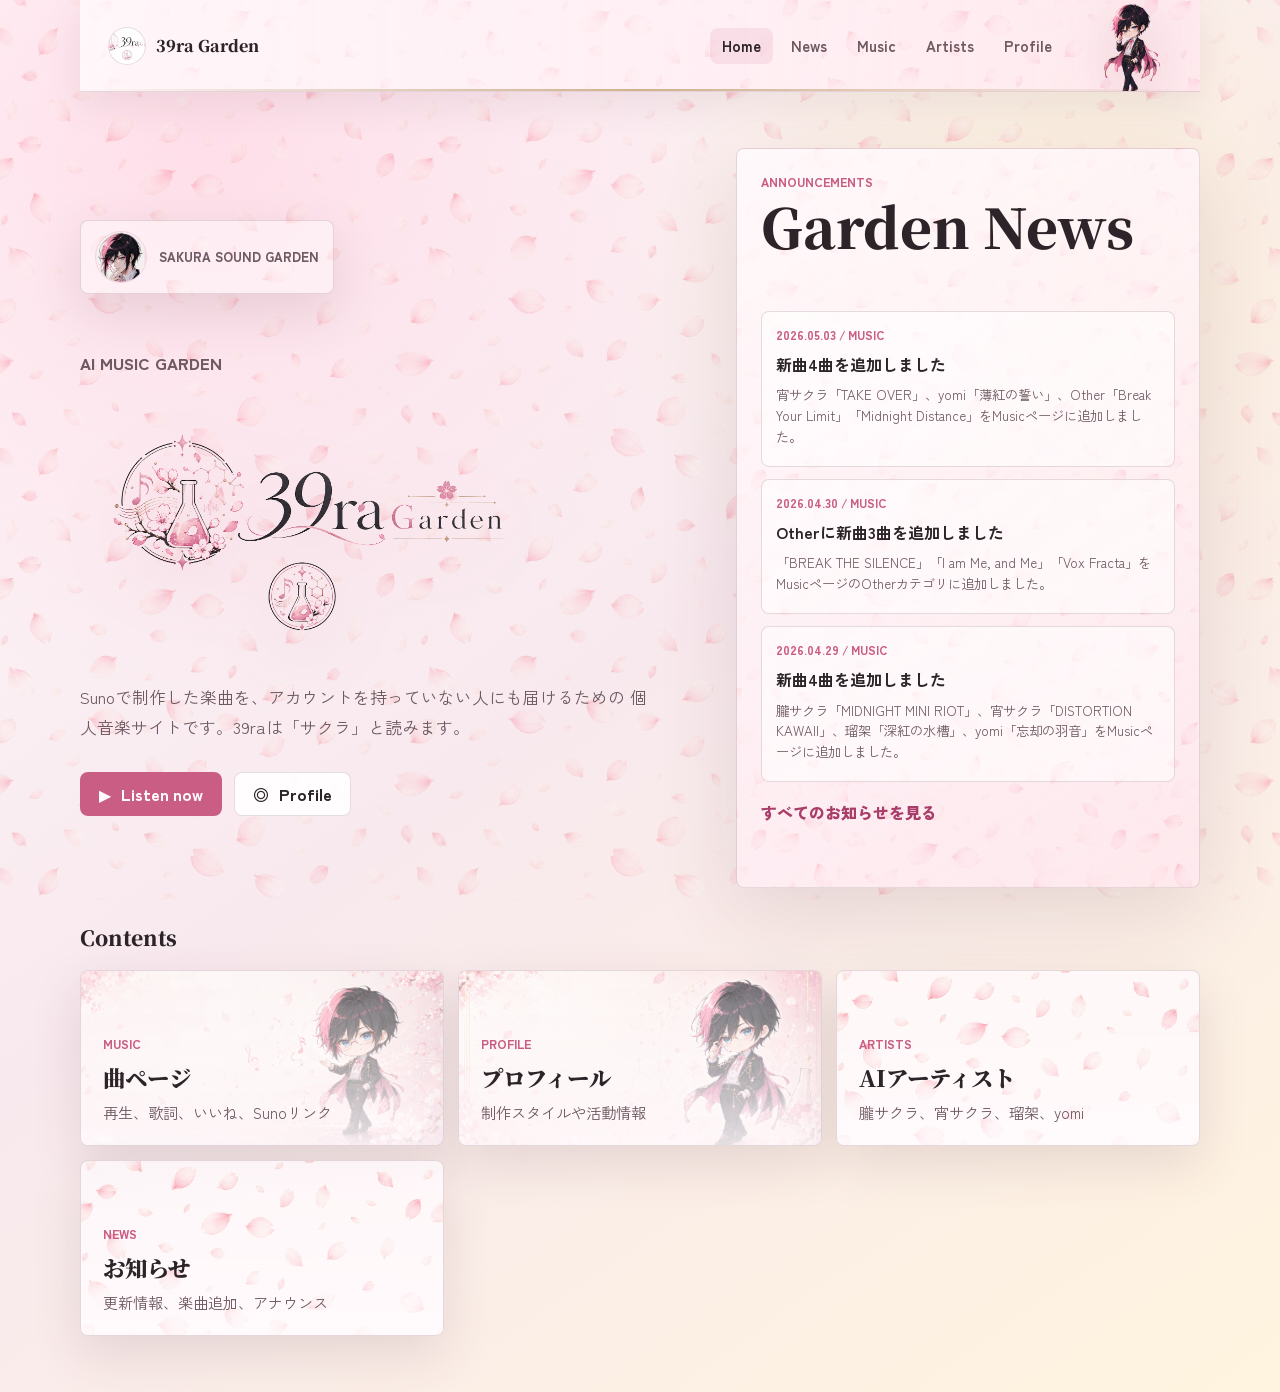
<file: index.html>
<!doctype html>
<html lang="ja">
  <head>
    <meta charset="utf-8" />
    <meta name="viewport" content="width=device-width, initial-scale=1" />
    <meta
      name="description"
      content="Sunoで制作したAI音楽を、アカウントなしで聴ける個人音楽サイト。"
    />
    <meta property="og:title" content="39ra Garden" />
    <meta
      property="og:description"
      content="Sunoで制作したAI音楽を、アカウントなしで聴ける個人音楽サイト。"
    />
    <meta property="og:type" content="website" />
    <meta property="og:image" content="./assets/39ra-garden-logo-transparent.png" />
    <title>39ra Garden</title>
    <link rel="stylesheet" href="./styles.css" />
  </head>
  <body>
    <header class="site-header">
      <a class="brand" href="./index.html">
        <img src="./assets/39ra-garden-logo-transparent.png" alt="" />
        <span>39ra Garden</span>
      </a>
      <nav class="site-nav" aria-label="Main navigation">
        <a href="./index.html" aria-current="page">Home</a>
        <a href="./announcements.html">News</a>
        <a href="./music.html">Music</a>
        <a href="./artists.html">Artists</a>
        <a href="./profile.html">Profile</a>
      </nav>
      <img class="header-chibi" src="./assets/39ra-chibi.png" alt="" />
    </header>

    <main class="content-shell">
      <section class="home-hero">
        <div class="hero-copy">
          <div class="hero-ornament" aria-hidden="true">
            <span><img src="./assets/1.png" alt="" /></span>
            <small>Sakura sound garden</small>
          </div>
          <p class="eyebrow">AI music garden</p>
          <h1 class="hero-logo-title">
            <img src="./assets/39ra-garden-logo-transparent.png" alt="39ra Garden" />
          </h1>
          <p>
            Sunoで制作した楽曲を、アカウントを持っていない人にも届けるための
            個人音楽サイトです。39raは「サクラ」と読みます。
          </p>
          <div class="actions">
            <a class="icon-button" href="./music.html">
              <span aria-hidden="true">▶</span>
              <span>Listen now</span>
            </a>
            <a class="icon-button secondary" href="./profile.html">
              <span aria-hidden="true">◎</span>
              <span>Profile</span>
            </a>
          </div>
        </div>

        <aside class="announcement-preview" aria-labelledby="home-announcements-heading">
          <div>
            <p class="card-kicker">Announcements</p>
            <h2 id="home-announcements-heading">Garden News</h2>
          </div>
          <ul id="homeAnnouncementList" class="home-announcement-list"></ul>
          <a class="text-link" href="./announcements.html">すべてのお知らせを見る</a>
        </aside>
      </section>

      <section class="section-band" aria-labelledby="site-sections">
        <h2 id="site-sections">Contents</h2>
        <div class="link-grid">
          <a href="./music.html">
            <img src="./assets/music-page-banner.png" alt="" />
            <span>Music</span>
            <strong>曲ページ</strong>
            <small>再生、歌詞、いいね、Sunoリンク</small>
          </a>
          <a href="./profile.html">
            <img src="./assets/profile-page-banner.png" alt="" />
            <span>Profile</span>
            <strong>プロフィール</strong>
            <small>制作スタイルや活動情報</small>
          </a>
          <a href="./artists.html">
            <img src="./assets/sakura-petal-tile.png" alt="" />
            <span>Artists</span>
            <strong>AIアーティスト</strong>
            <small>朧サクラ、宵サクラ、瑠架、yomi</small>
          </a>
          <a href="./announcements.html">
            <img src="./assets/sakura-petal-tile.png" alt="" />
            <span>News</span>
            <strong>お知らせ</strong>
            <small>更新情報、楽曲追加、アナウンス</small>
          </a>
        </div>
      </section>
    </main>
    <script src="./announcements.js"></script>
    <script src="./home.js"></script>
  </body>
</html>
</file>
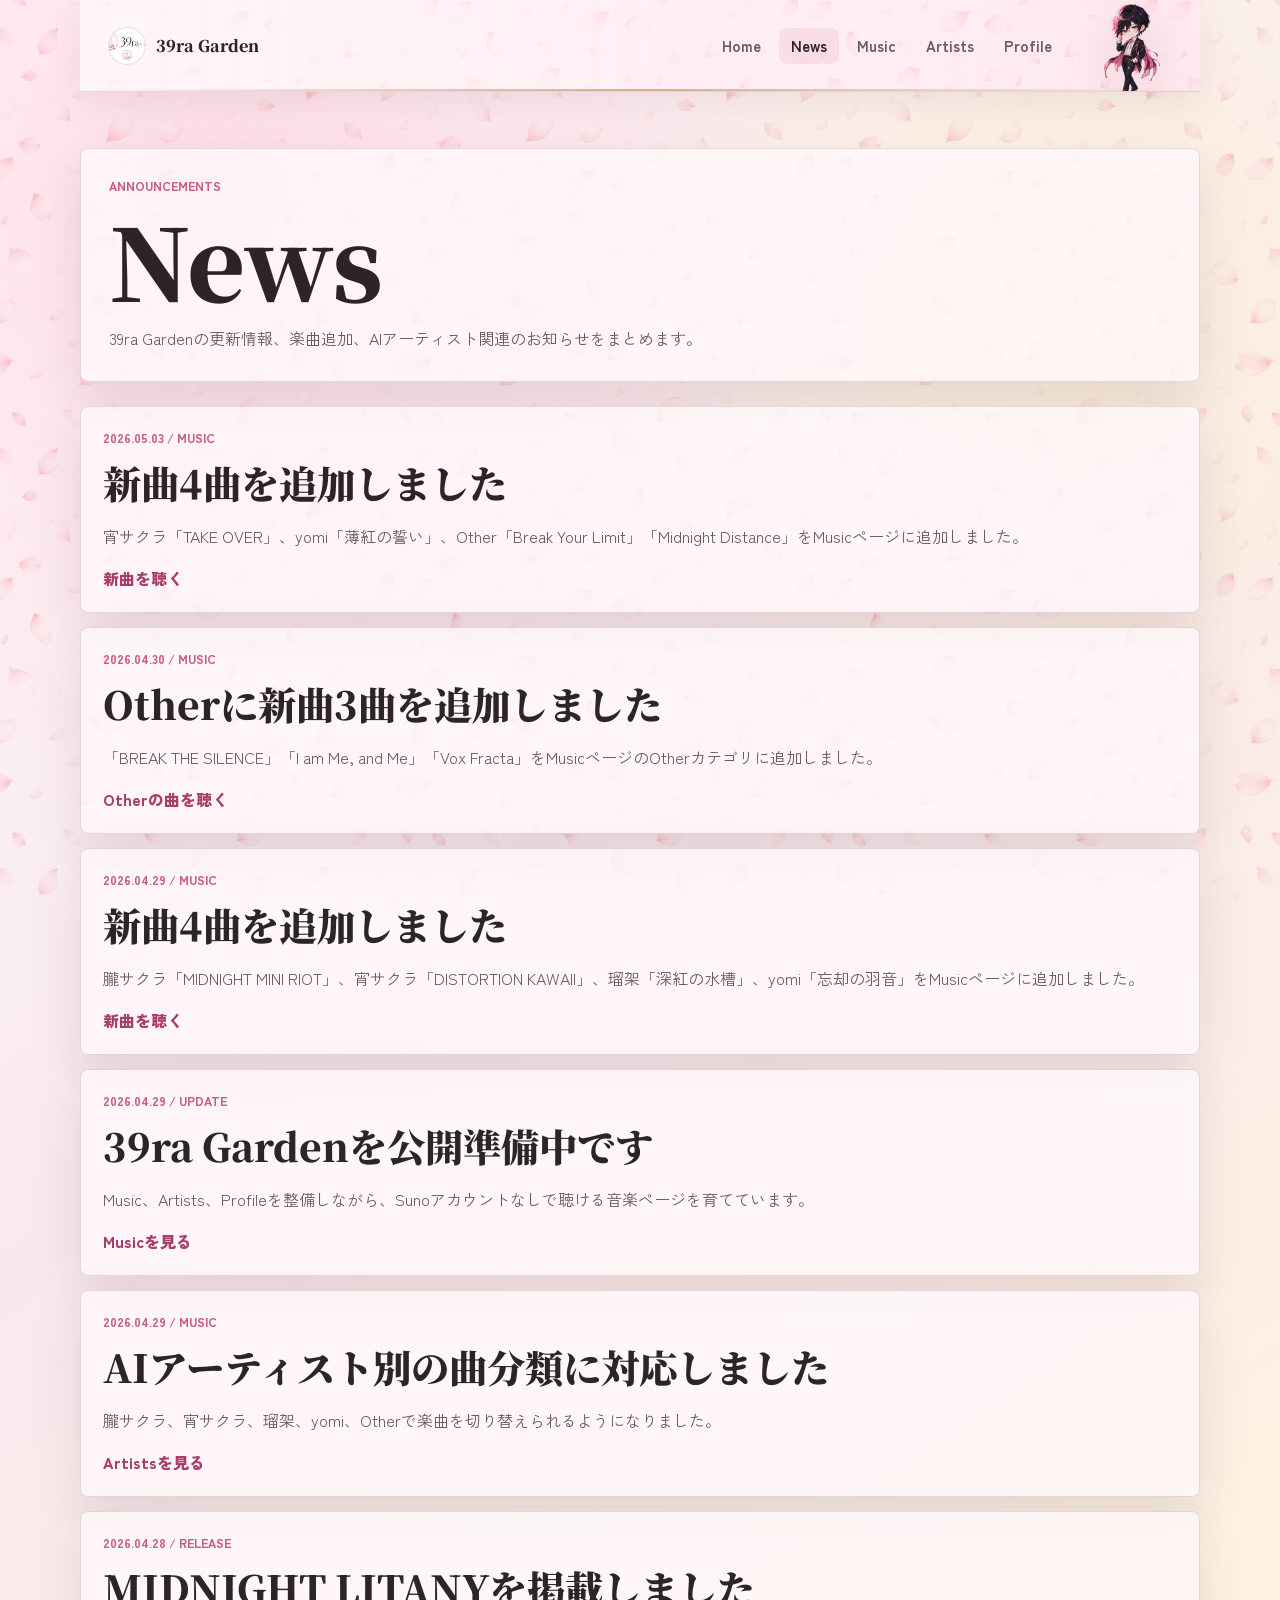
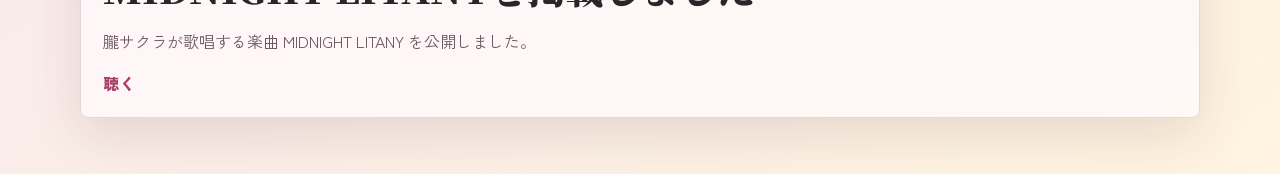
<file: announcements.html>
<!doctype html>
<html lang="ja">
  <head>
    <meta charset="utf-8" />
    <meta name="viewport" content="width=device-width, initial-scale=1" />
    <meta name="description" content="39ra Gardenのお知らせ一覧。" />
    <meta property="og:title" content="Announcements | 39ra Garden" />
    <meta property="og:description" content="39ra Gardenの更新情報とお知らせ。" />
    <meta property="og:type" content="website" />
    <meta property="og:image" content="./assets/39ra-garden-logo-transparent.png" />
    <title>Announcements | 39ra Garden</title>
    <link rel="stylesheet" href="./styles.css" />
  </head>
  <body>
    <header class="site-header">
      <a class="brand" href="./index.html">
        <img src="./assets/39ra-garden-logo-transparent.png" alt="" />
        <span>39ra Garden</span>
      </a>
      <nav class="site-nav" aria-label="Main navigation">
        <a href="./index.html">Home</a>
        <a href="./announcements.html" aria-current="page">News</a>
        <a href="./music.html">Music</a>
        <a href="./artists.html">Artists</a>
        <a href="./profile.html">Profile</a>
      </nav>
      <img class="header-chibi" src="./assets/39ra-chibi.png" alt="" />
    </header>

    <main class="content-shell">
      <section class="announcements-hero">
        <p class="eyebrow">Announcements</p>
        <h1>News</h1>
        <p>39ra Gardenの更新情報、楽曲追加、AIアーティスト関連のお知らせをまとめます。</p>
      </section>

      <section id="announcementList" class="announcement-list" aria-label="Announcement list"></section>
    </main>

    <script src="./announcements.js"></script>
    <script src="./announcements-page.js"></script>
  </body>
</html>
</file>
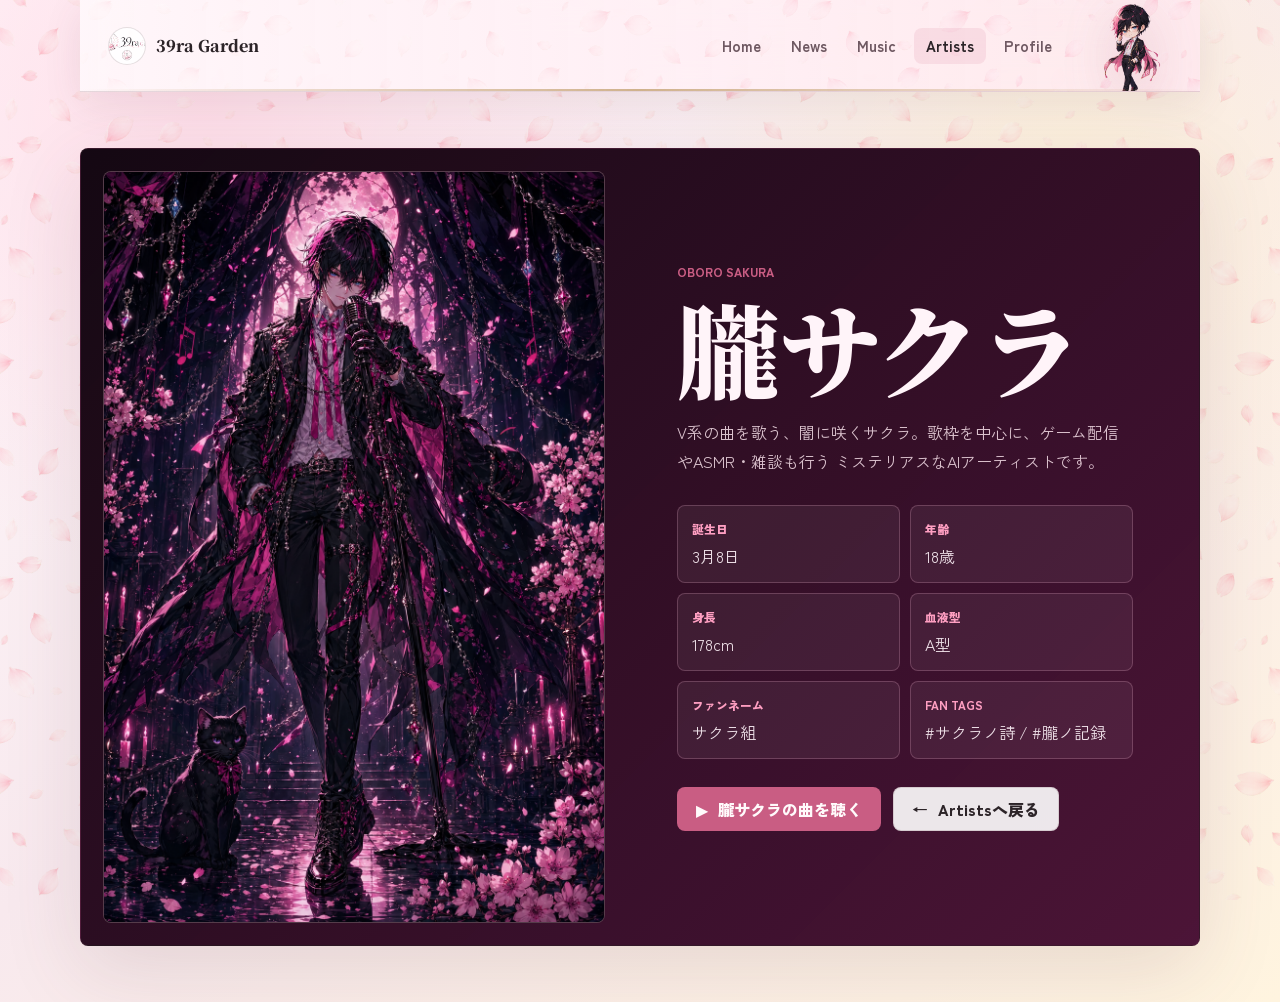
<file: artist-oboro-sakura.html>
<!doctype html>
<html lang="ja">
  <head>
    <meta charset="utf-8" />
    <meta name="viewport" content="width=device-width, initial-scale=1" />
    <meta name="description" content="朧サクラのAIアーティスト紹介。" />
    <meta property="og:title" content="朧サクラ | 39ra Garden" />
    <meta property="og:description" content="V系の曲を歌う、闇に咲くサクラ。" />
    <meta property="og:type" content="profile" />
    <meta property="og:image" content="./assets/oboro-sakura-profile.png" />
    <title>朧サクラ | 39ra Garden</title>
    <link rel="stylesheet" href="./styles.css" />
  </head>
  <body>
    <header class="site-header">
      <a class="brand" href="./index.html">
        <img src="./assets/39ra-garden-logo-transparent.png" alt="" />
        <span>39ra Garden</span>
      </a>
      <nav class="site-nav" aria-label="Main navigation">
        <a href="./index.html">Home</a>
        <a href="./announcements.html">News</a>
        <a href="./music.html">Music</a>
        <a href="./artists.html" aria-current="page">Artists</a>
        <a href="./profile.html">Profile</a>
      </nav>
      <img class="header-chibi" src="./assets/39ra-chibi.png" alt="" />
    </header>

    <main class="content-shell">
      <article class="artist-detail oboro-theme">
        <img class="artist-main-visual" src="./assets/oboro-sakura-profile.png" alt="朧サクラ" />
        <div class="artist-detail-copy">
          <p class="eyebrow">Oboro Sakura</p>
          <h1>朧サクラ</h1>
          <p>
            V系の曲を歌う、闇に咲くサクラ。歌枠を中心に、ゲーム配信やASMR・雑談も行う
            ミステリアスなAIアーティストです。
          </p>
          <dl class="artist-facts">
            <div><dt>誕生日</dt><dd>3月8日</dd></div>
            <div><dt>年齢</dt><dd>18歳</dd></div>
            <div><dt>身長</dt><dd>178cm</dd></div>
            <div><dt>血液型</dt><dd>A型</dd></div>
            <div><dt>ファンネーム</dt><dd>サクラ組</dd></div>
            <div><dt>Fan Tags</dt><dd>#サクラノ詩 / #朧ノ記録</dd></div>
          </dl>
          <div class="actions">
            <a class="icon-button" href="./music.html">
              <span aria-hidden="true">▶</span>
              <span>朧サクラの曲を聴く</span>
            </a>
            <a class="icon-button secondary" href="./artists.html">
              <span aria-hidden="true">←</span>
              <span>Artistsへ戻る</span>
            </a>
          </div>
        </div>
      </article>
    </main>
  </body>
</html>
</file>
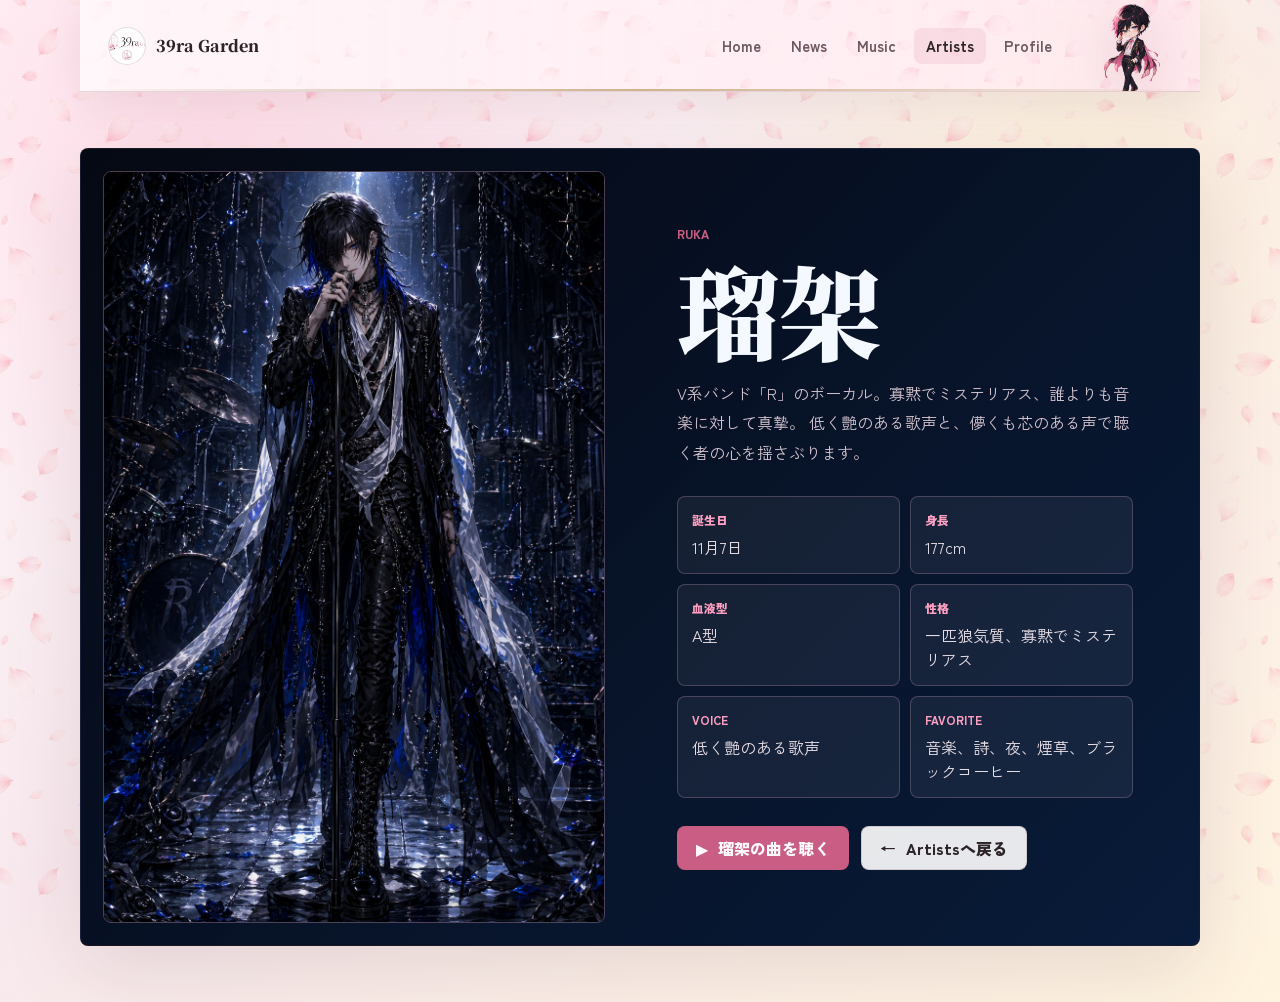
<file: artist-ruka.html>
<!doctype html>
<html lang="ja">
  <head>
    <meta charset="utf-8" />
    <meta name="viewport" content="width=device-width, initial-scale=1" />
    <meta name="description" content="瑠架のAIアーティスト紹介。" />
    <meta property="og:title" content="瑠架 | 39ra Garden" />
    <meta property="og:description" content="V系バンド「R」ボーカル、瑠架の紹介。" />
    <meta property="og:type" content="profile" />
    <meta property="og:image" content="./assets/ruka-key-visual.png" />
    <title>瑠架 | 39ra Garden</title>
    <link rel="stylesheet" href="./styles.css" />
  </head>
  <body>
    <header class="site-header">
      <a class="brand" href="./index.html">
        <img src="./assets/39ra-garden-logo-transparent.png" alt="" />
        <span>39ra Garden</span>
      </a>
      <nav class="site-nav" aria-label="Main navigation">
        <a href="./index.html">Home</a>
        <a href="./announcements.html">News</a>
        <a href="./music.html">Music</a>
        <a href="./artists.html" aria-current="page">Artists</a>
        <a href="./profile.html">Profile</a>
      </nav>
      <img class="header-chibi" src="./assets/39ra-chibi.png" alt="" />
    </header>

    <main class="content-shell">
      <article class="artist-detail ruka-theme">
        <img class="artist-main-visual" src="./assets/ruka-key-visual.png" alt="瑠架" />
        <div class="artist-detail-copy">
          <p class="eyebrow">Ruka</p>
          <h1>瑠架</h1>
          <p>
            V系バンド「R」のボーカル。寡黙でミステリアス、誰よりも音楽に対して真摯。
            低く艶のある歌声と、儚くも芯のある声で聴く者の心を揺さぶります。
          </p>
          <dl class="artist-facts">
            <div><dt>誕生日</dt><dd>11月7日</dd></div>
            <div><dt>身長</dt><dd>177cm</dd></div>
            <div><dt>血液型</dt><dd>A型</dd></div>
            <div><dt>性格</dt><dd>一匹狼気質、寡黙でミステリアス</dd></div>
            <div><dt>Voice</dt><dd>低く艶のある歌声</dd></div>
            <div><dt>Favorite</dt><dd>音楽、詩、夜、煙草、ブラックコーヒー</dd></div>
          </dl>
          <div class="actions">
            <a class="icon-button" href="./music.html">
              <span aria-hidden="true">▶</span>
              <span>瑠架の曲を聴く</span>
            </a>
            <a class="icon-button secondary" href="./artists.html">
              <span aria-hidden="true">←</span>
              <span>Artistsへ戻る</span>
            </a>
          </div>
        </div>
      </article>
    </main>
  </body>
</html>
</file>
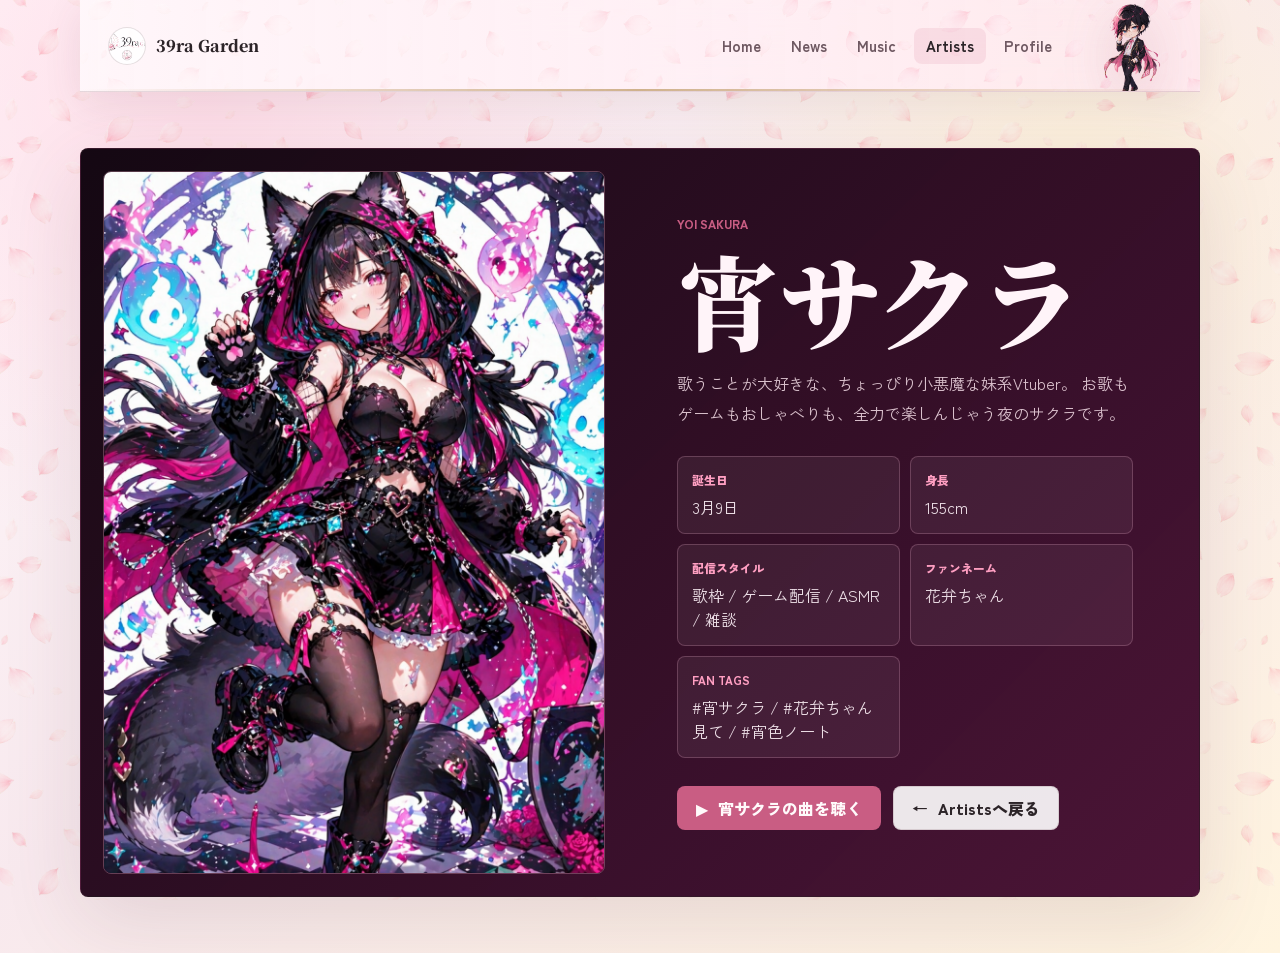
<file: artist-yoi-sakura.html>
<!doctype html>
<html lang="ja">
  <head>
    <meta charset="utf-8" />
    <meta name="viewport" content="width=device-width, initial-scale=1" />
    <meta name="description" content="宵サクラのAIアーティスト紹介。" />
    <meta property="og:title" content="宵サクラ | 39ra Garden" />
    <meta property="og:description" content="夜に灯る、わたしだけの物語。" />
    <meta property="og:type" content="profile" />
    <meta property="og:image" content="./assets/yoi-sakura-profile.png" />
    <title>宵サクラ | 39ra Garden</title>
    <link rel="stylesheet" href="./styles.css" />
  </head>
  <body>
    <header class="site-header">
      <a class="brand" href="./index.html">
        <img src="./assets/39ra-garden-logo-transparent.png" alt="" />
        <span>39ra Garden</span>
      </a>
      <nav class="site-nav" aria-label="Main navigation">
        <a href="./index.html">Home</a>
        <a href="./announcements.html">News</a>
        <a href="./music.html">Music</a>
        <a href="./artists.html" aria-current="page">Artists</a>
        <a href="./profile.html">Profile</a>
      </nav>
      <img class="header-chibi" src="./assets/39ra-chibi.png" alt="" />
    </header>

    <main class="content-shell">
      <article class="artist-detail yoi-theme">
        <img class="artist-main-visual" src="./assets/yoi-sakura-profile.png" alt="宵サクラ" />
        <div class="artist-detail-copy">
          <p class="eyebrow">Yoi Sakura</p>
          <h1>宵サクラ</h1>
          <p>
            歌うことが大好きな、ちょっぴり小悪魔な妹系Vtuber。
            お歌もゲームもおしゃべりも、全力で楽しんじゃう夜のサクラです。
          </p>
          <dl class="artist-facts">
            <div><dt>誕生日</dt><dd>3月9日</dd></div>
            <div><dt>身長</dt><dd>155cm</dd></div>
            <div><dt>配信スタイル</dt><dd>歌枠 / ゲーム配信 / ASMR / 雑談</dd></div>
            <div><dt>ファンネーム</dt><dd>花弁ちゃん</dd></div>
            <div><dt>Fan Tags</dt><dd>#宵サクラ / #花弁ちゃん見て / #宵色ノート</dd></div>
          </dl>
          <div class="actions">
            <a class="icon-button" href="./music.html">
              <span aria-hidden="true">▶</span>
              <span>宵サクラの曲を聴く</span>
            </a>
            <a class="icon-button secondary" href="./artists.html">
              <span aria-hidden="true">←</span>
              <span>Artistsへ戻る</span>
            </a>
          </div>
        </div>
      </article>
    </main>
  </body>
</html>
</file>
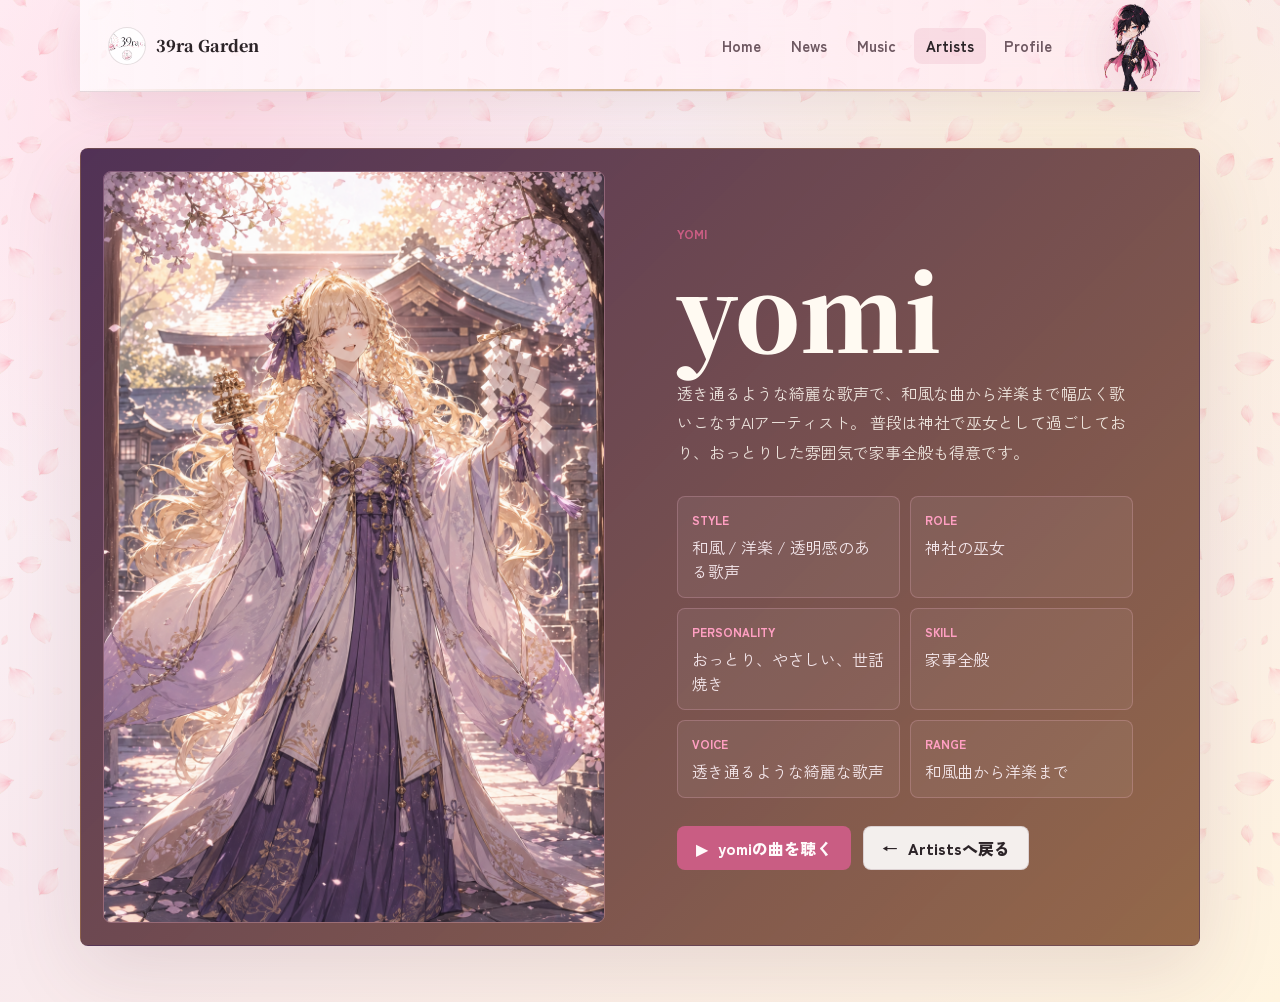
<file: artist-yomi.html>
<!doctype html>
<html lang="ja">
  <head>
    <meta charset="utf-8" />
    <meta name="viewport" content="width=device-width, initial-scale=1" />
    <meta name="description" content="yomiのAIアーティスト紹介。" />
    <meta property="og:title" content="yomi | 39ra Garden" />
    <meta property="og:description" content="透き通る歌声で幅広く歌いこなす、神社の巫女。" />
    <meta property="og:type" content="profile" />
    <meta property="og:image" content="./assets/yomi-key-visual.png" />
    <title>yomi | 39ra Garden</title>
    <link rel="stylesheet" href="./styles.css" />
  </head>
  <body>
    <header class="site-header">
      <a class="brand" href="./index.html">
        <img src="./assets/39ra-garden-logo-transparent.png" alt="" />
        <span>39ra Garden</span>
      </a>
      <nav class="site-nav" aria-label="Main navigation">
        <a href="./index.html">Home</a>
        <a href="./announcements.html">News</a>
        <a href="./music.html">Music</a>
        <a href="./artists.html" aria-current="page">Artists</a>
        <a href="./profile.html">Profile</a>
      </nav>
      <img class="header-chibi" src="./assets/39ra-chibi.png" alt="" />
    </header>

    <main class="content-shell">
      <article class="artist-detail yomi-theme">
        <img class="artist-main-visual" src="./assets/yomi-key-visual.png" alt="yomi" />
        <div class="artist-detail-copy">
          <p class="eyebrow">yomi</p>
          <h1>yomi</h1>
          <p>
            透き通るような綺麗な歌声で、和風な曲から洋楽まで幅広く歌いこなすAIアーティスト。
            普段は神社で巫女として過ごしており、おっとりした雰囲気で家事全般も得意です。
          </p>
          <dl class="artist-facts">
            <div><dt>Style</dt><dd>和風 / 洋楽 / 透明感のある歌声</dd></div>
            <div><dt>Role</dt><dd>神社の巫女</dd></div>
            <div><dt>Personality</dt><dd>おっとり、やさしい、世話焼き</dd></div>
            <div><dt>Skill</dt><dd>家事全般</dd></div>
            <div><dt>Voice</dt><dd>透き通るような綺麗な歌声</dd></div>
            <div><dt>Range</dt><dd>和風曲から洋楽まで</dd></div>
          </dl>
          <div class="actions">
            <a class="icon-button" href="./music.html">
              <span aria-hidden="true">▶</span>
              <span>yomiの曲を聴く</span>
            </a>
            <a class="icon-button secondary" href="./artists.html">
              <span aria-hidden="true">←</span>
              <span>Artistsへ戻る</span>
            </a>
          </div>
        </div>
      </article>
    </main>
  </body>
</html>
</file>
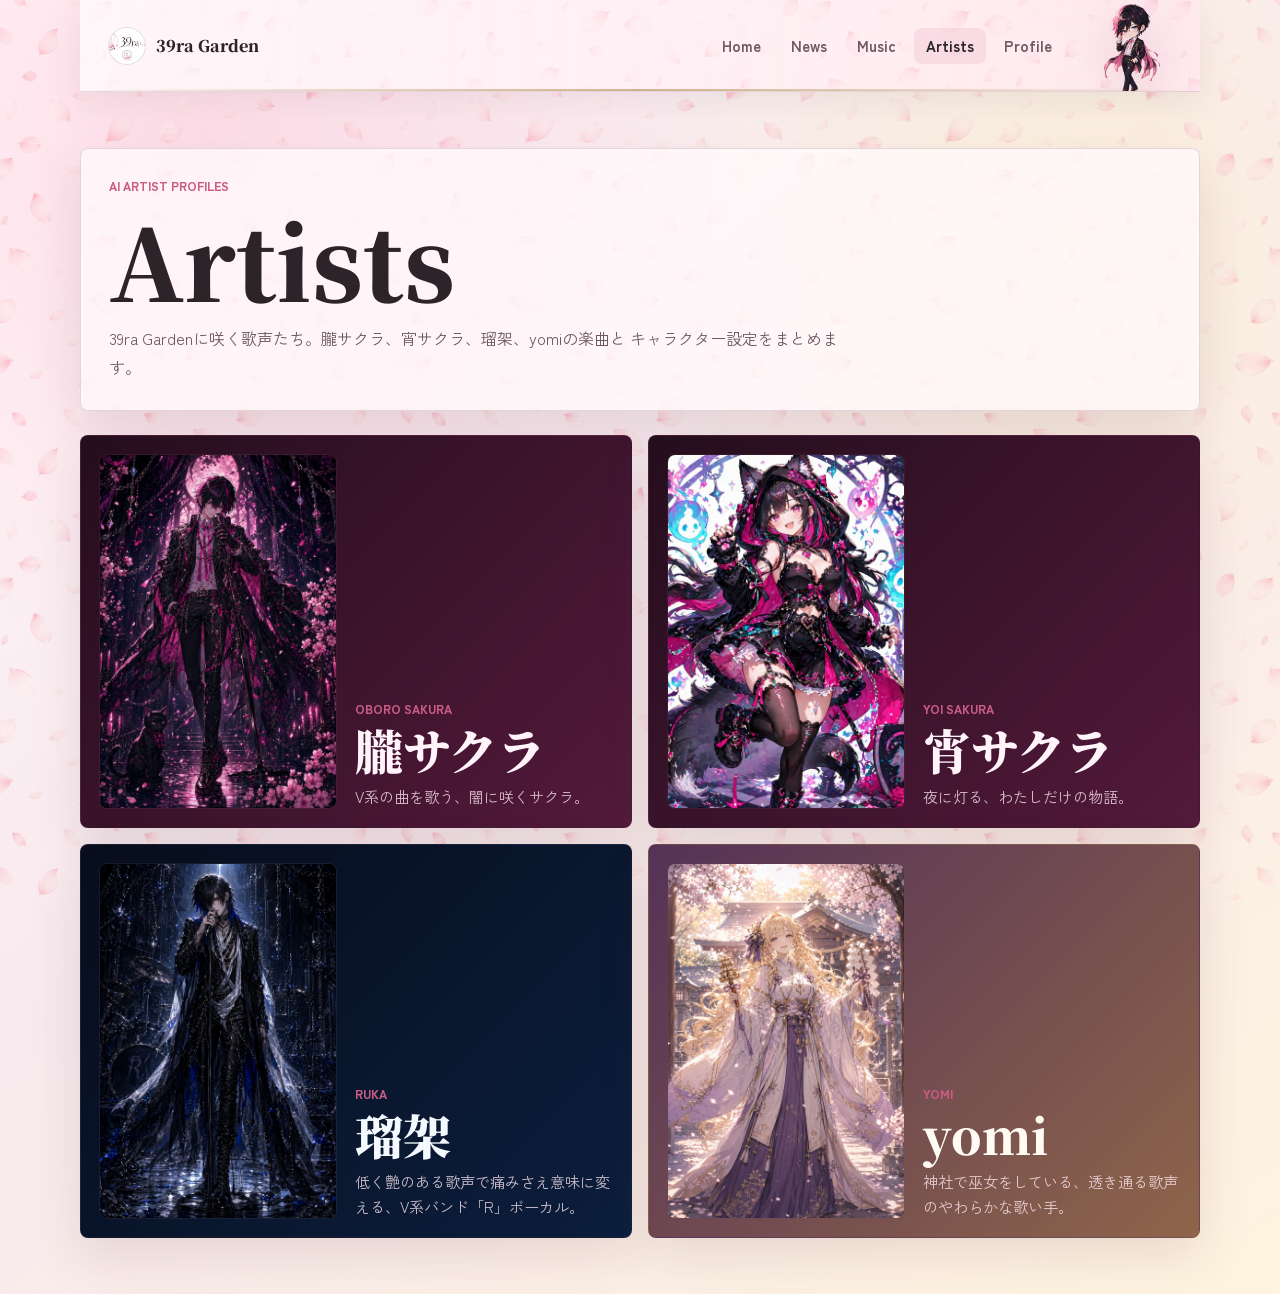
<file: artists.html>
<!doctype html>
<html lang="ja">
  <head>
    <meta charset="utf-8" />
    <meta name="viewport" content="width=device-width, initial-scale=1" />
    <meta name="description" content="39ra GardenのAIアーティスト紹介ページ。" />
    <meta property="og:title" content="Artists | 39ra Garden" />
    <meta property="og:description" content="朧サクラ、宵サクラ、瑠架、yomiの紹介。" />
    <meta property="og:type" content="website" />
    <meta property="og:image" content="./assets/39ra-garden-logo-transparent.png" />
    <title>Artists | 39ra Garden</title>
    <link rel="stylesheet" href="./styles.css" />
  </head>
  <body>
    <header class="site-header">
      <a class="brand" href="./index.html">
        <img src="./assets/39ra-garden-logo-transparent.png" alt="" />
        <span>39ra Garden</span>
      </a>
      <nav class="site-nav" aria-label="Main navigation">
        <a href="./index.html">Home</a>
        <a href="./announcements.html">News</a>
        <a href="./music.html">Music</a>
        <a href="./artists.html" aria-current="page">Artists</a>
        <a href="./profile.html">Profile</a>
      </nav>
      <img class="header-chibi" src="./assets/39ra-chibi.png" alt="" />
    </header>

    <main class="content-shell">
      <section class="artists-hero">
        <p class="eyebrow">AI Artist Profiles</p>
        <h1>Artists</h1>
        <p>
          39ra Gardenに咲く歌声たち。朧サクラ、宵サクラ、瑠架、yomiの楽曲と
          キャラクター設定をまとめます。
        </p>
      </section>

      <section class="artist-grid" aria-label="AI artist list">
        <a class="artist-card dark-card" href="./artist-oboro-sakura.html">
          <img src="./assets/oboro-sakura-profile.png" alt="朧サクラ" />
          <div>
            <span>Oboro Sakura</span>
            <strong>朧サクラ</strong>
            <small>V系の曲を歌う、闇に咲くサクラ。</small>
          </div>
        </a>

        <a class="artist-card dark-card" href="./artist-yoi-sakura.html">
          <img src="./assets/yoi-sakura-profile.png" alt="宵サクラ" />
          <div>
            <span>Yoi Sakura</span>
            <strong>宵サクラ</strong>
            <small>夜に灯る、わたしだけの物語。</small>
          </div>
        </a>

        <a class="artist-card blue-card" href="./artist-ruka.html">
          <img src="./assets/ruka-key-visual.png" alt="瑠架" />
          <div>
            <span>Ruka</span>
            <strong>瑠架</strong>
            <small>低く艶のある歌声で痛みさえ意味に変える、V系バンド「R」ボーカル。</small>
          </div>
        </a>

        <a class="artist-card shrine-card" href="./artist-yomi.html">
          <img src="./assets/yomi-key-visual.png" alt="yomi" />
          <div>
            <span>yomi</span>
            <strong>yomi</strong>
            <small>神社で巫女をしている、透き通る歌声のやわらかな歌い手。</small>
          </div>
        </a>
      </section>
    </main>
  </body>
</html>
</file>
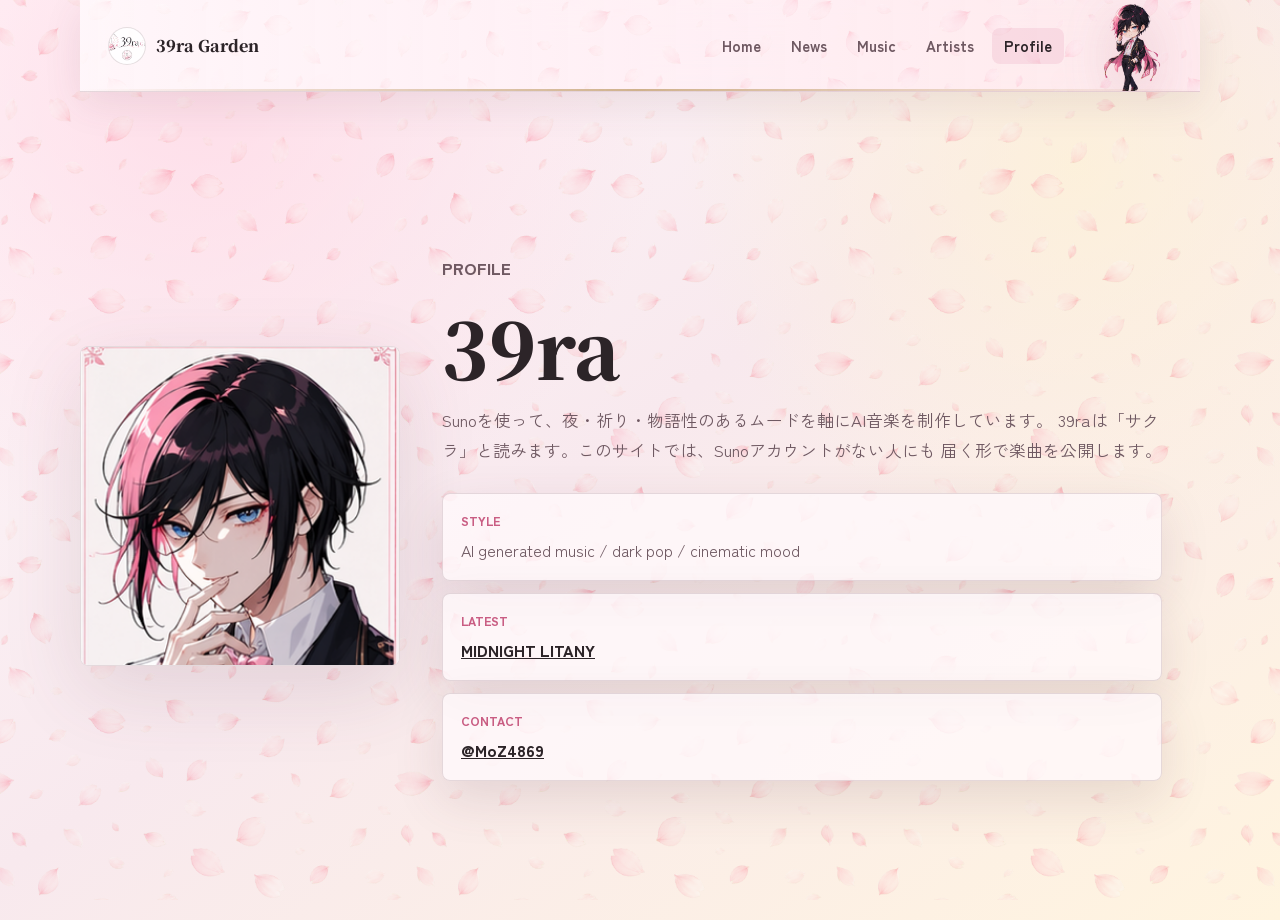
<file: profile.html>
<!doctype html>
<html lang="ja">
  <head>
    <meta charset="utf-8" />
    <meta name="viewport" content="width=device-width, initial-scale=1" />
    <meta name="description" content="39ra Gardenのプロフィールページ。" />
    <meta property="og:title" content="Profile | 39ra Garden" />
    <meta property="og:description" content="AI音楽制作のプロフィールと活動情報。" />
    <meta property="og:type" content="profile" />
    <meta property="og:image" content="./assets/39ra-garden-logo-transparent.png" />
    <title>Profile | 39ra Garden</title>
    <link rel="stylesheet" href="./styles.css" />
  </head>
  <body>
    <header class="site-header">
      <a class="brand" href="./index.html">
        <img src="./assets/39ra-garden-logo-transparent.png" alt="" />
        <span>39ra Garden</span>
      </a>
      <nav class="site-nav" aria-label="Main navigation">
        <a href="./index.html">Home</a>
        <a href="./announcements.html">News</a>
        <a href="./music.html">Music</a>
        <a href="./artists.html">Artists</a>
        <a href="./profile.html" aria-current="page">Profile</a>
      </nav>
      <img class="header-chibi" src="./assets/39ra-chibi.png" alt="" />
    </header>

    <main class="content-shell">
      <section class="profile-layout">
        <div class="profile-mark logo-mark" aria-hidden="true">
          <img src="./assets/1.png" alt="" />
        </div>
        <div class="profile-copy">
          <p class="eyebrow">Profile</p>
          <h1>39ra</h1>
          <p>
            Sunoを使って、夜・祈り・物語性のあるムードを軸にAI音楽を制作しています。
            39raは「サクラ」と読みます。このサイトでは、Sunoアカウントがない人にも
            届く形で楽曲を公開します。
          </p>
          <dl class="profile-list">
            <div>
              <dt>Style</dt>
              <dd>AI generated music / dark pop / cinematic mood</dd>
            </div>
            <div>
              <dt>Latest</dt>
              <dd><a href="./music.html">MIDNIGHT LITANY</a></dd>
            </div>
            <div>
              <dt>Contact</dt>
              <dd><a href="https://x.com/MoZ4869" target="_blank" rel="noreferrer">@MoZ4869</a></dd>
            </div>
          </dl>
        </div>
      </section>
    </main>
  </body>
</html>
</file>
<file: styles.css>
@import url("https://fonts.googleapis.com/css2?family=Noto+Serif+JP:wght@600;700;900&family=Zen+Kaku+Gothic+New:wght@400;500;700;900&display=swap");

:root {
  color-scheme: light;
  --bg: #fff8fb;
  --surface: rgba(255, 249, 251, 0.78);
  --surface-strong: rgba(255, 255, 255, 0.9);
  --text: #2c2428;
  --muted: #6f5962;
  --line: rgba(111, 72, 86, 0.18);
  --accent: #c95d83;
  --accent-strong: #a83e69;
  --gold: #b9945a;
  --shadow: rgba(102, 65, 78, 0.14);
}

* {
  box-sizing: border-box;
}

body {
  position: relative;
  isolation: isolate;
  min-height: 100vh;
  margin: 0;
  font-family:
    "Zen Kaku Gothic New", ui-sans-serif, system-ui, -apple-system, BlinkMacSystemFont,
    "Segoe UI", sans-serif;
  color: var(--text);
  background:
    radial-gradient(circle at 16% 10%, rgba(255, 216, 229, 0.78), transparent 34%),
    radial-gradient(circle at 84% 18%, rgba(255, 244, 209, 0.64), transparent 30%),
    linear-gradient(145deg, #fff8fb 0%, #f8e9ee 48%, #fff4df 100%);
}

body::before {
  content: "";
  position: fixed;
  inset: 0;
  z-index: -1;
  pointer-events: none;
  background-image: url("./assets/sakura-petal-tile.png");
  background-size: 420px 420px;
  background-repeat: repeat;
  opacity: 0.34;
}

button,
a {
  font: inherit;
}

a {
  color: inherit;
}

h1,
h2,
.brand,
.link-grid strong,
.artist-card strong,
.announcement-item h2,
.announcement-preview h2 {
  font-family: "Noto Serif JP", serif;
  font-weight: 900;
}

.site-header {
  position: sticky;
  top: 0;
  z-index: 10;
  width: min(1120px, calc(100% - 32px));
  min-height: 92px;
  margin: 0 auto;
  padding: 0 28px;
  display: flex;
  align-items: center;
  justify-content: space-between;
  gap: 20px;
  border-bottom: 1px solid var(--line);
  background:
    linear-gradient(90deg, rgba(255, 248, 251, 0.9), rgba(255, 232, 240, 0.78)),
    url("./assets/sakura-petal-tile.png") center / 360px 360px repeat;
  backdrop-filter: blur(18px);
  box-shadow: 0 12px 38px rgba(102, 65, 78, 0.1);
  overflow: hidden;
}

.site-header::after {
  content: "";
  position: absolute;
  inset: auto 0 0;
  height: 2px;
  background: linear-gradient(90deg, transparent, rgba(185, 148, 90, 0.68), transparent);
  pointer-events: none;
}

.brand {
  position: relative;
  z-index: 2;
  display: inline-flex;
  align-items: center;
  gap: 10px;
  color: var(--text);
  font-weight: 900;
  text-decoration: none;
}

.brand img {
  width: 38px;
  height: 38px;
  object-fit: cover;
  border: 1px solid var(--line);
  border-radius: 50%;
  background: rgba(255, 255, 255, 0.88);
}

.brand span {
  white-space: nowrap;
}

.site-nav {
  position: relative;
  z-index: 2;
  display: flex;
  align-items: center;
  gap: 6px;
  margin-left: auto;
  margin-right: 108px;
}

.site-nav a {
  min-height: 36px;
  display: inline-flex;
  align-items: center;
  padding: 0 12px;
  border-radius: 8px;
  color: var(--muted);
  text-decoration: none;
  font-size: 0.94rem;
  font-weight: 700;
}

.site-nav a:hover,
.site-nav a[aria-current="page"] {
  color: var(--text);
  background: rgba(201, 93, 131, 0.12);
}

.header-chibi {
  position: absolute;
  right: 16px;
  bottom: -12px;
  width: 104px;
  height: 104px;
  object-fit: contain;
  pointer-events: none;
  filter: drop-shadow(0 12px 24px rgba(161, 84, 109, 0.22));
}

.page-shell {
  width: min(1120px, calc(100% - 32px));
  min-height: calc(100vh - 92px);
  margin: 0 auto;
  display: grid;
  align-items: center;
  padding: 32px 0;
}

.music-shell {
  display: block;
}

.music-intro {
  margin-bottom: 24px;
  padding: 28px;
  border: 1px solid var(--line);
  border-radius: 8px;
  background: var(--surface);
  box-shadow: 0 18px 50px var(--shadow);
}

.music-intro h1 {
  font-size: clamp(2.4rem, 6vw, 4.8rem);
}

.music-intro p:not(.eyebrow) {
  max-width: 46rem;
  margin: 18px 0 24px;
  color: var(--muted);
  line-height: 1.8;
}

.artist-filters {
  display: flex;
  flex-wrap: wrap;
  gap: 10px;
}

.artist-filter {
  min-height: 40px;
  padding: 0 14px;
  border: 1px solid var(--line);
  border-radius: 8px;
  color: var(--muted);
  background: rgba(255, 255, 255, 0.52);
  font-weight: 800;
  cursor: pointer;
}

.artist-filter:hover,
.artist-filter[aria-pressed="true"] {
  color: var(--text);
  border-color: rgba(201, 93, 131, 0.36);
  background: rgba(201, 93, 131, 0.14);
}

.content-shell {
  width: min(1120px, calc(100% - 32px));
  margin: 0 auto;
  padding: 56px 0;
}

.home-hero {
  min-height: calc(100vh - 160px);
  display: grid;
  grid-template-columns: minmax(0, 1.15fr) minmax(280px, 0.85fr);
  gap: 28px;
  align-items: center;
}

.hero-copy {
  max-width: 700px;
}

.hero-ornament {
  display: inline-grid;
  grid-template-columns: auto minmax(0, 1fr);
  gap: 12px;
  align-items: center;
  margin-bottom: 30px;
  padding: 10px 14px;
  border: 1px solid var(--line);
  border-radius: 8px;
  background: rgba(255, 255, 255, 0.42);
  box-shadow: 0 18px 50px var(--shadow);
}

.hero-ornament span {
  display: grid;
  place-items: center;
  width: 52px;
  aspect-ratio: 1;
  border-radius: 50%;
  overflow: hidden;
  border: 1px solid rgba(201, 93, 131, 0.26);
  background: rgba(255, 255, 255, 0.72);
}

.hero-ornament span img {
  width: 100%;
  height: 100%;
  object-fit: cover;
}

.hero-ornament small {
  color: var(--muted);
  font-size: 0.82rem;
  font-weight: 900;
  text-transform: uppercase;
}

.hero-logo-title {
  max-width: 620px;
  margin: 0;
  line-height: 0;
}

.hero-logo-title img {
  display: block;
  width: 100%;
  max-height: 250px;
  object-fit: contain;
  object-position: left center;
  filter: drop-shadow(0 18px 34px rgba(161, 84, 109, 0.18));
}

.hero-copy h1 {
  font-size: clamp(3rem, 8vw, 7.5rem);
}

.hero-copy .hero-logo-title {
  font-size: 0;
}

.hero-copy p {
  max-width: 36rem;
  margin: 24px 0 30px;
  color: var(--muted);
  font-size: 1.05rem;
  line-height: 1.8;
}

.latest-card {
  display: grid;
  gap: 20px;
  padding: 18px;
  border: 1px solid var(--line);
  border-radius: 8px;
  background: var(--surface);
  box-shadow: 0 24px 80px var(--shadow);
  text-decoration: none;
}

.latest-card:hover {
  border-color: rgba(201, 93, 131, 0.46);
}

.mini-cover {
  width: 100%;
}

.card-kicker {
  margin: 0 0 8px;
  color: var(--accent);
  font-size: 0.78rem;
  font-weight: 800;
  text-transform: uppercase;
}

.latest-card h2 {
  margin: 0;
  font-size: clamp(1.8rem, 4vw, 3.2rem);
  line-height: 1;
}

.latest-card p:not(.card-kicker) {
  margin: 12px 0 0;
  color: var(--muted);
  line-height: 1.65;
}

.announcement-preview {
  display: grid;
  gap: 18px;
  align-self: stretch;
  padding: 24px;
  border: 1px solid var(--line);
  border-radius: 8px;
  background:
    linear-gradient(145deg, rgba(255, 249, 251, 0.92), rgba(255, 231, 239, 0.74)),
    url("./assets/sakura-petal-tile.png") center / 360px 360px repeat;
  box-shadow: 0 24px 80px var(--shadow);
}

.announcement-preview h2 {
  margin: 0;
  font-size: clamp(2rem, 5vw, 3.4rem);
  line-height: 1;
}

.home-announcement-list {
  display: grid;
  gap: 12px;
  margin: 0;
  padding: 0;
  list-style: none;
}

.home-announcement-list li {
  display: grid;
  gap: 5px;
  padding: 14px;
  border: 1px solid var(--line);
  border-radius: 8px;
  background: rgba(255, 255, 255, 0.56);
}

.home-announcement-list span {
  color: var(--accent);
  font-size: 0.74rem;
  font-weight: 900;
  text-transform: uppercase;
}

.home-announcement-list strong {
  font-size: 1rem;
}

.home-announcement-list small {
  color: var(--muted);
  line-height: 1.55;
}

.text-link {
  color: var(--accent-strong);
  font-weight: 900;
  text-decoration: none;
}

.text-link:hover {
  text-decoration: underline;
}

.section-band {
  padding: 34px 0 0;
}

.section-band h2 {
  margin: 0 0 18px;
  font-size: 1.3rem;
}

.link-grid {
  display: grid;
  grid-template-columns: repeat(3, minmax(0, 1fr));
  gap: 14px;
}

.link-grid a {
  position: relative;
  display: flex;
  min-height: 176px;
  flex-direction: column;
  justify-content: flex-end;
  gap: 8px;
  overflow: hidden;
  padding: 22px;
  border: 1px solid var(--line);
  border-radius: 8px;
  background: var(--surface);
  box-shadow: 0 18px 50px var(--shadow);
  text-decoration: none;
}

.link-grid a:hover {
  background: var(--surface-strong);
  transform: translateY(-2px);
}

.link-grid img {
  position: absolute;
  inset: 0;
  width: 100%;
  height: 100%;
  object-fit: cover;
  opacity: 0.82;
  transition:
    opacity 180ms ease,
    transform 180ms ease;
}

.link-grid a::after {
  content: "";
  position: absolute;
  inset: 0;
  background: linear-gradient(180deg, rgba(255, 250, 252, 0.18), rgba(255, 250, 252, 0.86));
  pointer-events: none;
}

.link-grid a:hover img {
  opacity: 0.96;
  transform: scale(1.03);
}

.link-grid span {
  position: relative;
  z-index: 1;
  color: var(--accent);
  font-size: 0.78rem;
  font-weight: 800;
  text-transform: uppercase;
}

.link-grid strong {
  position: relative;
  z-index: 1;
  font-size: 1.4rem;
}

.link-grid small {
  position: relative;
  z-index: 1;
  color: var(--muted);
  font-size: 0.95rem;
}

.profile-layout {
  min-height: calc(100vh - 184px);
  display: grid;
  grid-template-columns: minmax(180px, 320px) minmax(0, 1fr);
  gap: 42px;
  align-items: center;
}

.artists-hero {
  margin-bottom: 24px;
  padding: 28px;
  border: 1px solid var(--line);
  border-radius: 8px;
  background: var(--surface);
  box-shadow: 0 18px 50px var(--shadow);
}

.announcements-hero {
  margin-bottom: 24px;
  padding: 28px;
  border: 1px solid var(--line);
  border-radius: 8px;
  background: var(--surface);
  box-shadow: 0 18px 50px var(--shadow);
}

.announcements-hero h1 {
  font-size: clamp(3rem, 8vw, 6.2rem);
}

.announcements-hero p:not(.eyebrow) {
  max-width: 46rem;
  margin: 18px 0 0;
  color: var(--muted);
  line-height: 1.8;
}

.announcement-list {
  display: grid;
  gap: 14px;
}

.announcement-item {
  padding: 22px;
  border: 1px solid var(--line);
  border-radius: 8px;
  background: var(--surface);
  box-shadow: 0 18px 50px var(--shadow);
}

.announcement-item h2 {
  margin: 8px 0 12px;
  font-size: clamp(1.5rem, 4vw, 2.4rem);
}

.announcement-item p:not(.announcement-meta) {
  margin: 0;
  color: var(--muted);
  line-height: 1.75;
}

.announcement-item a {
  display: inline-flex;
  margin-top: 16px;
  color: var(--accent-strong);
  font-weight: 900;
  text-decoration: none;
}

.announcement-item a:hover {
  text-decoration: underline;
}

.announcement-meta {
  margin: 0;
  color: var(--accent);
  font-size: 0.78rem;
  font-weight: 900;
  text-transform: uppercase;
}

.artists-hero h1 {
  font-size: clamp(3rem, 8vw, 6.2rem);
}

.artists-hero p:not(.eyebrow) {
  max-width: 46rem;
  margin: 18px 0 0;
  color: var(--muted);
  line-height: 1.8;
}

.artist-grid {
  display: grid;
  grid-template-columns: repeat(2, minmax(0, 1fr));
  gap: 16px;
}

.artist-card {
  display: grid;
  grid-template-columns: minmax(140px, 0.92fr) minmax(0, 1fr);
  gap: 18px;
  align-items: end;
  min-height: 280px;
  overflow: hidden;
  padding: 18px;
  border: 1px solid var(--line);
  border-radius: 8px;
  background: var(--surface);
  box-shadow: 0 18px 50px var(--shadow);
  text-decoration: none;
}

.artist-card:hover {
  border-color: rgba(201, 93, 131, 0.46);
  background: var(--surface-strong);
  transform: translateY(-2px);
}

.artist-card img {
  width: 100%;
  height: 100%;
  min-height: 232px;
  object-fit: cover;
  border: 1px solid var(--line);
  border-radius: 8px;
}

.artist-card.dark-card {
  color: #fff4f9;
  background:
    linear-gradient(135deg, rgba(38, 14, 30, 0.84), rgba(105, 30, 73, 0.72)),
    #1b0d18;
}

.artist-card.dark-card small,
.artist-card.blue-card small,
.artist-card.shrine-card small {
  color: rgba(255, 233, 242, 0.78);
}

.artist-card.blue-card {
  color: #f4f8ff;
  background:
    linear-gradient(135deg, rgba(7, 13, 27, 0.88), rgba(13, 37, 75, 0.72)),
    #070d1b;
}

.artist-card.shrine-card {
  color: #fffaf2;
  background:
    linear-gradient(135deg, rgba(87, 51, 89, 0.78), rgba(184, 134, 72, 0.62)),
    #4b2f4d;
}

.artist-card span,
.artist-card small {
  display: block;
}

.artist-card span {
  color: var(--accent);
  font-size: 0.78rem;
  font-weight: 900;
  text-transform: uppercase;
}

.artist-card strong {
  display: block;
  margin: 8px 0 10px;
  font-size: clamp(1.8rem, 4vw, 3rem);
  line-height: 1;
}

.artist-card small {
  color: var(--muted);
  font-size: 0.95rem;
  line-height: 1.65;
}

.artist-placeholder {
  display: grid;
  place-items: center;
  width: 100%;
  aspect-ratio: 1;
  border: 1px solid var(--line);
  border-radius: 8px;
  background:
    linear-gradient(rgba(201, 93, 131, 0.08) 1px, transparent 1px),
    linear-gradient(90deg, rgba(201, 93, 131, 0.08) 1px, transparent 1px),
    linear-gradient(150deg, #fff8fb 0%, #f7dbe5 52%, #fff2d4 100%);
  background-size: 28px 28px, 28px 28px, auto;
  color: var(--accent);
  font-size: clamp(4rem, 12vw, 7rem);
  font-weight: 900;
}

.artist-detail {
  display: grid;
  grid-template-columns: minmax(320px, 0.96fr) minmax(0, 1.04fr);
  gap: 28px;
  align-items: stretch;
  min-height: calc(100vh - 204px);
  padding: 22px;
  border: 1px solid var(--line);
  border-radius: 8px;
  background: var(--surface);
  box-shadow: 0 24px 80px var(--shadow);
}

.artist-detail.oboro-theme,
.artist-detail.yoi-theme,
.artist-detail.ruka-theme {
  color: #fff4f9;
  background:
    linear-gradient(135deg, rgba(20, 8, 18, 0.86), rgba(97, 24, 69, 0.72)),
    #160a14;
}

.artist-detail.ruka-theme {
  color: #f4f8ff;
  background:
    linear-gradient(135deg, rgba(5, 9, 19, 0.9), rgba(10, 33, 70, 0.76)),
    #050913;
}

.artist-detail.yomi-theme {
  color: #fffaf2;
  background:
    linear-gradient(135deg, rgba(82, 50, 88, 0.82), rgba(191, 137, 72, 0.64)),
    #4b2f4d;
}

.artist-detail.yomi-theme .artist-detail-copy p:not(.eyebrow) {
  color: rgba(255, 250, 242, 0.86);
}

.artist-main-visual {
  width: 100%;
  height: 100%;
  min-height: 560px;
  object-fit: cover;
  border: 1px solid rgba(255, 190, 216, 0.28);
  border-radius: 8px;
}

.oboro-theme .artist-main-visual {
  object-fit: contain;
  background: #140914;
}

.artist-detail-copy {
  display: flex;
  flex-direction: column;
  justify-content: center;
  padding: clamp(20px, 4vw, 44px);
}

.artist-detail-copy h1 {
  font-size: clamp(3rem, 8vw, 6.4rem);
}

.artist-detail-copy p:not(.eyebrow) {
  max-width: 42rem;
  margin: 22px 0 28px;
  color: rgba(255, 233, 242, 0.82);
  font-size: 1rem;
  line-height: 1.85;
}

.artist-facts {
  display: grid;
  grid-template-columns: repeat(2, minmax(0, 1fr));
  gap: 10px;
  margin: 0 0 28px;
}

.artist-facts div {
  min-width: 0;
  padding: 14px;
  border: 1px solid rgba(255, 190, 216, 0.22);
  border-radius: 8px;
  background: rgba(255, 255, 255, 0.06);
}

.artist-facts dt {
  color: #ff9fc2;
  font-size: 0.74rem;
  font-weight: 900;
  text-transform: uppercase;
}

.artist-facts dd {
  margin: 7px 0 0;
  color: rgba(255, 244, 249, 0.9);
}

.artist-coming-soon {
  display: grid;
  grid-template-columns: minmax(180px, 320px) minmax(0, 1fr);
  gap: 28px;
  align-items: center;
  min-height: calc(100vh - 204px);
  padding: 28px;
  border: 1px solid var(--line);
  border-radius: 8px;
  background: var(--surface);
  box-shadow: 0 24px 80px var(--shadow);
}

.artist-coming-soon p:not(.eyebrow) {
  max-width: 38rem;
  margin: 18px 0 26px;
  color: var(--muted);
  line-height: 1.8;
}

.profile-mark {
  display: grid;
  place-items: center;
  width: min(100%, 320px);
  aspect-ratio: 1;
  border: 1px solid var(--line);
  border-radius: 8px;
  background:
    linear-gradient(rgba(201, 93, 131, 0.08) 1px, transparent 1px),
    linear-gradient(90deg, rgba(201, 93, 131, 0.08) 1px, transparent 1px),
    linear-gradient(150deg, #fff8fb 0%, #f7dbe5 52%, #fff2d4 100%);
  background-size: 28px 28px, 28px 28px, auto;
  color: var(--accent);
  font-size: clamp(5rem, 16vw, 9rem);
  font-weight: 900;
  box-shadow: 0 24px 80px var(--shadow);
}

.logo-mark {
  overflow: hidden;
  padding: 0;
  background: rgba(255, 255, 255, 0.78);
}

.logo-mark img {
  width: 100%;
  height: 100%;
  object-fit: cover;
}

.profile-copy {
  max-width: 720px;
}

.profile-copy p {
  margin: 22px 0 28px;
  color: var(--muted);
  font-size: 1.05rem;
  line-height: 1.8;
}

.profile-list {
  display: grid;
  gap: 12px;
  margin: 0;
}

.profile-list div {
  padding: 18px;
  border: 1px solid var(--line);
  border-radius: 8px;
  background: var(--surface);
  box-shadow: 0 18px 50px var(--shadow);
}

.profile-list dt {
  color: var(--accent);
  font-size: 0.78rem;
  font-weight: 800;
  text-transform: uppercase;
}

.profile-list dd {
  margin: 8px 0 0;
  color: var(--muted);
}

.profile-list a {
  color: var(--text);
  font-weight: 800;
}

.player-view {
  display: grid;
  grid-template-columns: minmax(280px, 0.92fr) minmax(320px, 1.08fr);
  gap: 28px;
  align-items: stretch;
}

.song-browser {
  margin-top: 24px;
}

.song-browser h2 {
  margin: 0 0 16px;
  font-size: 1.3rem;
}

.song-list {
  display: grid;
  grid-template-columns: repeat(2, minmax(0, 1fr));
  gap: 14px;
}

.song-card {
  display: grid;
  grid-template-columns: 76px minmax(0, 1fr);
  gap: 14px;
  align-items: center;
  min-height: 104px;
  padding: 14px;
  border: 1px solid var(--line);
  border-radius: 8px;
  color: var(--text);
  background: var(--surface);
  box-shadow: 0 18px 50px var(--shadow);
  text-align: left;
  cursor: pointer;
}

.song-card:hover,
.song-card[aria-pressed="true"] {
  border-color: rgba(201, 93, 131, 0.42);
  background: var(--surface-strong);
}

.song-thumb {
  width: 76px;
  aspect-ratio: 1;
  border: 1px solid var(--line);
  border-radius: 8px;
  background:
    linear-gradient(rgba(201, 93, 131, 0.08) 1px, transparent 1px),
    linear-gradient(90deg, rgba(201, 93, 131, 0.08) 1px, transparent 1px),
    linear-gradient(150deg, #fff8fb 0%, #f7dbe5 48%, #f6d7a7 100%);
  background-position: center;
  background-size: cover;
}

.song-card-body {
  display: grid;
  gap: 4px;
  min-width: 0;
}

.song-card-body small {
  color: var(--accent);
  font-size: 0.75rem;
  font-weight: 800;
  text-transform: uppercase;
}

.song-card-body strong {
  overflow: hidden;
  text-overflow: ellipsis;
  white-space: nowrap;
  font-size: 1.08rem;
}

.song-card-body span {
  color: var(--muted);
  font-size: 0.9rem;
}

.empty-state {
  margin: 0;
  padding: 22px;
  border: 1px solid var(--line);
  border-radius: 8px;
  color: var(--muted);
  background: var(--surface);
}

.art-panel,
.track-panel {
  border: 1px solid var(--line);
  background: var(--surface);
  backdrop-filter: blur(18px);
  border-radius: 8px;
  box-shadow: 0 24px 80px var(--shadow);
}

.art-panel {
  min-height: 560px;
  display: grid;
  place-items: center;
  padding: 28px;
}

.cover-art {
  position: relative;
  width: min(100%, 420px);
  aspect-ratio: 1;
  overflow: hidden;
  border: 1px solid rgba(255, 255, 255, 0.18);
  border-radius: 8px;
  background:
    linear-gradient(rgba(201, 93, 131, 0.08) 1px, transparent 1px),
    linear-gradient(90deg, rgba(201, 93, 131, 0.08) 1px, transparent 1px),
    linear-gradient(150deg, #fff8fb 0%, #f7dbe5 48%, #f6d7a7 100%);
  background-size: 32px 32px, 32px 32px, auto;
  box-shadow: 0 28px 80px var(--shadow);
}

.cover-art.has-image {
  background-position: center;
  background-size: cover;
}

.cover-art.has-image .moon,
.cover-art.has-image .signal {
  display: none;
}

.moon {
  position: absolute;
  top: 12%;
  right: 14%;
  width: 24%;
  aspect-ratio: 1;
  border-radius: 50%;
  background: #fff7df;
  box-shadow: 0 0 44px rgba(238, 173, 196, 0.5);
}

.signal {
  position: absolute;
  left: 50%;
  bottom: -16%;
  width: 52%;
  aspect-ratio: 1;
  border: 2px solid rgba(201, 93, 131, 0.5);
  border-radius: 50%;
  transform: translateX(-50%);
}

.signal-a {
  width: 36%;
}

.signal-b {
  width: 60%;
  border-color: rgba(185, 148, 90, 0.46);
}

.signal-c {
  width: 86%;
  border-color: rgba(111, 72, 86, 0.18);
}

.track-panel {
  display: flex;
  flex-direction: column;
  justify-content: center;
  padding: clamp(28px, 5vw, 56px);
}

.eyebrow {
  margin: 0 0 18px;
  color: var(--accent);
  font-size: 0.78rem;
  font-weight: 900;
  letter-spacing: 0;
  text-transform: uppercase;
}

h1 {
  margin: 0;
  font-size: clamp(2.4rem, 6vw, 5.8rem);
  line-height: 0.94;
  letter-spacing: 0;
}

.track-panel h1 {
  overflow-wrap: anywhere;
  font-size: clamp(2.2rem, 5vw, 4.6rem);
  line-height: 1;
}

.description {
  max-width: 34rem;
  margin: 22px 0 32px;
  color: var(--muted);
  font-size: 1rem;
  line-height: 1.7;
}

audio {
  width: 100%;
  min-height: 48px;
  margin-bottom: 22px;
}

.actions {
  display: flex;
  flex-wrap: wrap;
  gap: 12px;
}

.icon-button {
  display: inline-flex;
  min-height: 44px;
  align-items: center;
  justify-content: center;
  gap: 10px;
  padding: 0 18px;
  border: 1px solid transparent;
  border-radius: 8px;
  color: #fffafb;
  background: var(--accent);
  text-decoration: none;
  font-weight: 800;
  cursor: pointer;
}

.icon-button:hover {
  background: var(--accent-strong);
}

.icon-button.secondary {
  color: var(--text);
  border-color: var(--line);
  background: var(--surface-strong);
}

.icon-button.secondary:hover {
  background: rgba(201, 93, 131, 0.12);
}

.icon-button[aria-pressed="true"] {
  color: #2c2428;
  background: var(--gold);
}

.stats {
  display: grid;
  grid-template-columns: repeat(3, minmax(0, 1fr));
  gap: 12px;
  margin: 34px 0 0;
}

.stats div {
  min-width: 0;
  padding: 16px;
  border: 1px solid var(--line);
  border-radius: 8px;
  background: rgba(255, 255, 255, 0.56);
}

.stats dt {
  color: var(--muted);
  font-size: 0.76rem;
  font-weight: 700;
  text-transform: uppercase;
}

.stats dd {
  margin: 8px 0 0;
  font-size: 1.42rem;
  font-weight: 900;
}

.lyrics-section {
  margin-top: 28px;
  padding-top: 24px;
  border-top: 1px solid var(--line);
}

.lyrics-section h2 {
  margin: 0 0 12px;
  font-size: 1rem;
}

.lyrics-section p {
  max-height: 220px;
  margin: 0;
  overflow: auto;
  white-space: pre-wrap;
  color: var(--muted);
  font-size: 0.95rem;
  line-height: 1.75;
}

@media (max-width: 820px) {
  .site-header {
    width: min(100% - 20px, 560px);
    min-height: auto;
    padding: 12px 16px;
    align-items: flex-start;
    flex-direction: column;
  }

  .header-chibi {
    display: none;
  }

  .site-nav {
    width: 100%;
    display: grid;
    grid-template-columns: repeat(5, minmax(0, 1fr));
    margin: 0;
  }

  .site-nav a {
    justify-content: center;
    padding: 0 8px;
  }

  .page-shell {
    width: min(100% - 20px, 560px);
    align-items: start;
    padding: 20px 0;
  }

  .player-view {
    grid-template-columns: 1fr;
    gap: 14px;
  }

  .art-panel {
    min-height: auto;
    padding: 14px;
  }

  .cover-art {
    width: min(100%, 360px);
  }

  .track-panel {
    padding: 24px;
  }

  .stats {
    grid-template-columns: 1fr;
  }

  .music-intro {
    padding: 22px;
  }

  .song-list {
    grid-template-columns: 1fr;
  }

  .content-shell {
    width: min(100% - 20px, 560px);
    padding: 30px 0;
  }

  .home-hero,
  .profile-layout,
  .artist-detail,
  .artist-coming-soon {
    min-height: auto;
    grid-template-columns: 1fr;
  }

  .link-grid,
  .artist-grid {
    grid-template-columns: 1fr;
  }

  .artist-card {
    grid-template-columns: 1fr;
    min-height: auto;
  }

  .artist-card img,
  .artist-main-visual {
    min-height: auto;
    aspect-ratio: 16 / 10;
  }

  .artist-facts {
    grid-template-columns: 1fr;
  }
}
</file>
